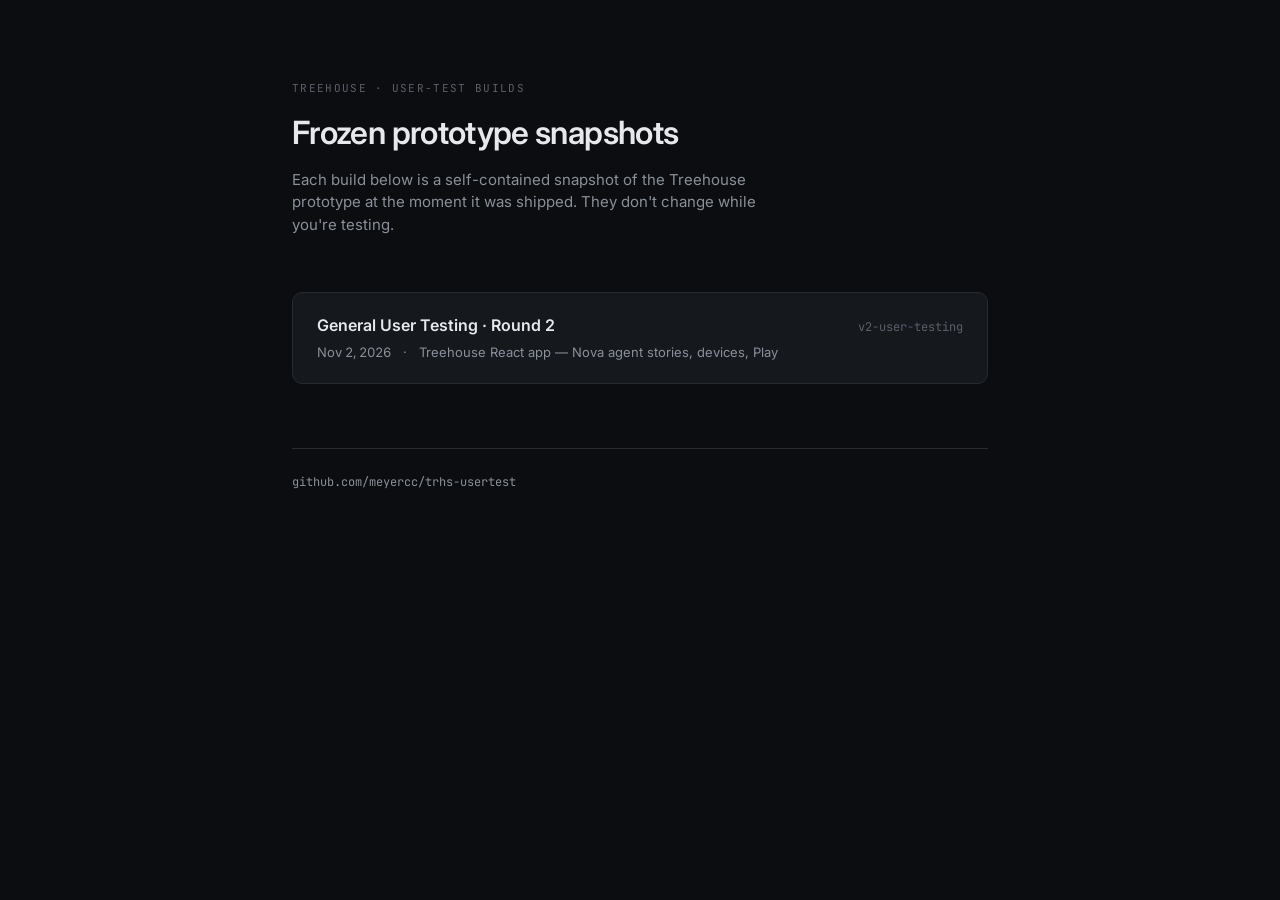
<file: index.html>
<!doctype html>
<html lang="en">
  <head>
    <meta charset="utf-8" />
    <meta name="viewport" content="width=device-width, initial-scale=1" />
    <title>Treehouse · User Test Builds</title>
    <link rel="preconnect" href="https://fonts.googleapis.com" />
    <link rel="preconnect" href="https://fonts.gstatic.com" crossorigin />
    <link
      href="https://fonts.googleapis.com/css2?family=Inter:wght@400;500;600;700&family=JetBrains+Mono:wght@400;500&display=swap"
      rel="stylesheet"
    />
    <style>
      :root {
        color-scheme: dark;
        --bg: #0b0d10;
        --surface: #15181d;
        --surface-hover: #1c2026;
        --border: #262a31;
        --text: #e6e8eb;
        --text-dim: #8a909a;
        --text-faint: #5a606a;
        --accent: #7dd3fc;
      }
      * { box-sizing: border-box; }
      html, body { margin: 0; padding: 0; }
      body {
        font-family: 'Inter', system-ui, sans-serif;
        background: var(--bg);
        color: var(--text);
        min-height: 100vh;
        -webkit-font-smoothing: antialiased;
        line-height: 1.5;
      }
      main {
        max-width: 760px;
        margin: 0 auto;
        padding: 80px 32px 120px;
      }
      header { margin-bottom: 56px; }
      .eyebrow {
        font-family: 'JetBrains Mono', monospace;
        font-size: 11px;
        letter-spacing: 0.12em;
        text-transform: uppercase;
        color: var(--text-faint);
        margin: 0 0 12px;
      }
      h1 {
        font-size: 32px;
        font-weight: 600;
        letter-spacing: -0.02em;
        margin: 0 0 12px;
      }
      .intro {
        color: var(--text-dim);
        font-size: 15px;
        max-width: 56ch;
        margin: 0;
      }
      .versions { display: flex; flex-direction: column; gap: 12px; }
      .version {
        display: block;
        background: var(--surface);
        border: 1px solid var(--border);
        border-radius: 10px;
        padding: 20px 24px;
        text-decoration: none;
        color: inherit;
        transition: background 120ms ease, border-color 120ms ease, transform 120ms ease;
      }
      .version:hover {
        background: var(--surface-hover);
        border-color: #353a44;
      }
      .version:active { transform: translateY(1px); }
      .version-head {
        display: flex;
        align-items: baseline;
        justify-content: space-between;
        gap: 16px;
        margin-bottom: 6px;
      }
      .version-label { font-size: 16px; font-weight: 600; }
      .version-slug {
        font-family: 'JetBrains Mono', monospace;
        font-size: 12px;
        color: var(--text-faint);
      }
      .version-theme {
        font-family: 'JetBrains Mono', monospace;
        font-size: 10px;
        letter-spacing: 0.08em;
        text-transform: uppercase;
        padding: 2px 8px;
        border-radius: 999px;
        background: rgba(125, 211, 252, 0.08);
        color: var(--accent);
        border: 1px solid rgba(125, 211, 252, 0.2);
      }
      .version-meta {
        display: flex;
        align-items: center;
        gap: 12px;
        font-size: 13px;
        color: var(--text-dim);
      }
      .version-meta time { font-variant-numeric: tabular-nums; }
      .version-note { color: var(--text-dim); }
      .empty {
        border: 1px dashed var(--border);
        border-radius: 10px;
        padding: 40px 24px;
        text-align: center;
        color: var(--text-dim);
        font-size: 14px;
      }
      .empty code {
        font-family: 'JetBrains Mono', monospace;
        font-size: 12px;
        background: var(--surface);
        padding: 2px 6px;
        border-radius: 4px;
        color: var(--text);
      }
      footer {
        margin-top: 64px;
        padding-top: 24px;
        border-top: 1px solid var(--border);
        color: var(--text-faint);
        font-size: 12px;
        font-family: 'JetBrains Mono', monospace;
      }
      footer a { color: var(--text-dim); text-decoration: none; }
      footer a:hover { color: var(--text); }
    </style>
  </head>
  <body>
    <main>
      <header>
        <p class="eyebrow">Treehouse · User-Test Builds</p>
        <h1>Frozen prototype snapshots</h1>
        <p class="intro">
          Each build below is a self-contained snapshot of the Treehouse prototype
          at the moment it was shipped. They don't change while you're testing.
        </p>
      </header>

      <section class="versions" id="versions"></section>

      <footer>
        <a href="https://github.com/meyercc/trhs-usertest">github.com/meyercc/trhs-usertest</a>
      </footer>
    </main>

    <script type="module">
      const fmt = new Intl.DateTimeFormat(undefined, {
        year: 'numeric', month: 'short', day: 'numeric',
      });

      const mount = document.getElementById('versions');

      try {
        const res = await fetch('./versions.json', { cache: 'no-cache' });
        const { versions = [] } = await res.json();

        if (!versions.length) {
          mount.innerHTML = `
            <div class="empty">
              No builds shipped yet. Run
              <code>npm run ship:usertest -- &lt;slug&gt;</code>
              from the <code>trhs/</code> repo.
            </div>`;
        } else {
          mount.innerHTML = versions
            .map((v) => {
              const date = v.shippedAt ? fmt.format(new Date(v.shippedAt)) : '';
              const note = v.note ? `<span class="version-note">${v.note}</span>` : '';
              const theme = v.theme && v.theme !== 'default'
                ? `<span class="version-theme">${v.theme}</span>`
                : '';
              return `
                <a class="version" href="./${v.entry}">
                  <div class="version-head">
                    <span class="version-label">${v.label || v.slug}</span>
                    <span class="version-slug">${v.slug}</span>
                  </div>
                  <div class="version-meta">
                    <time datetime="${v.shippedAt || ''}">${date}</time>
                    ${note ? '·' : ''} ${note}
                    ${theme}
                  </div>
                </a>`;
            })
            .join('');
        }
      } catch (err) {
        mount.innerHTML = `<div class="empty">Couldn't load versions.json — ${err.message}</div>`;
      }
    </script>
  </body>
</html>
</file>
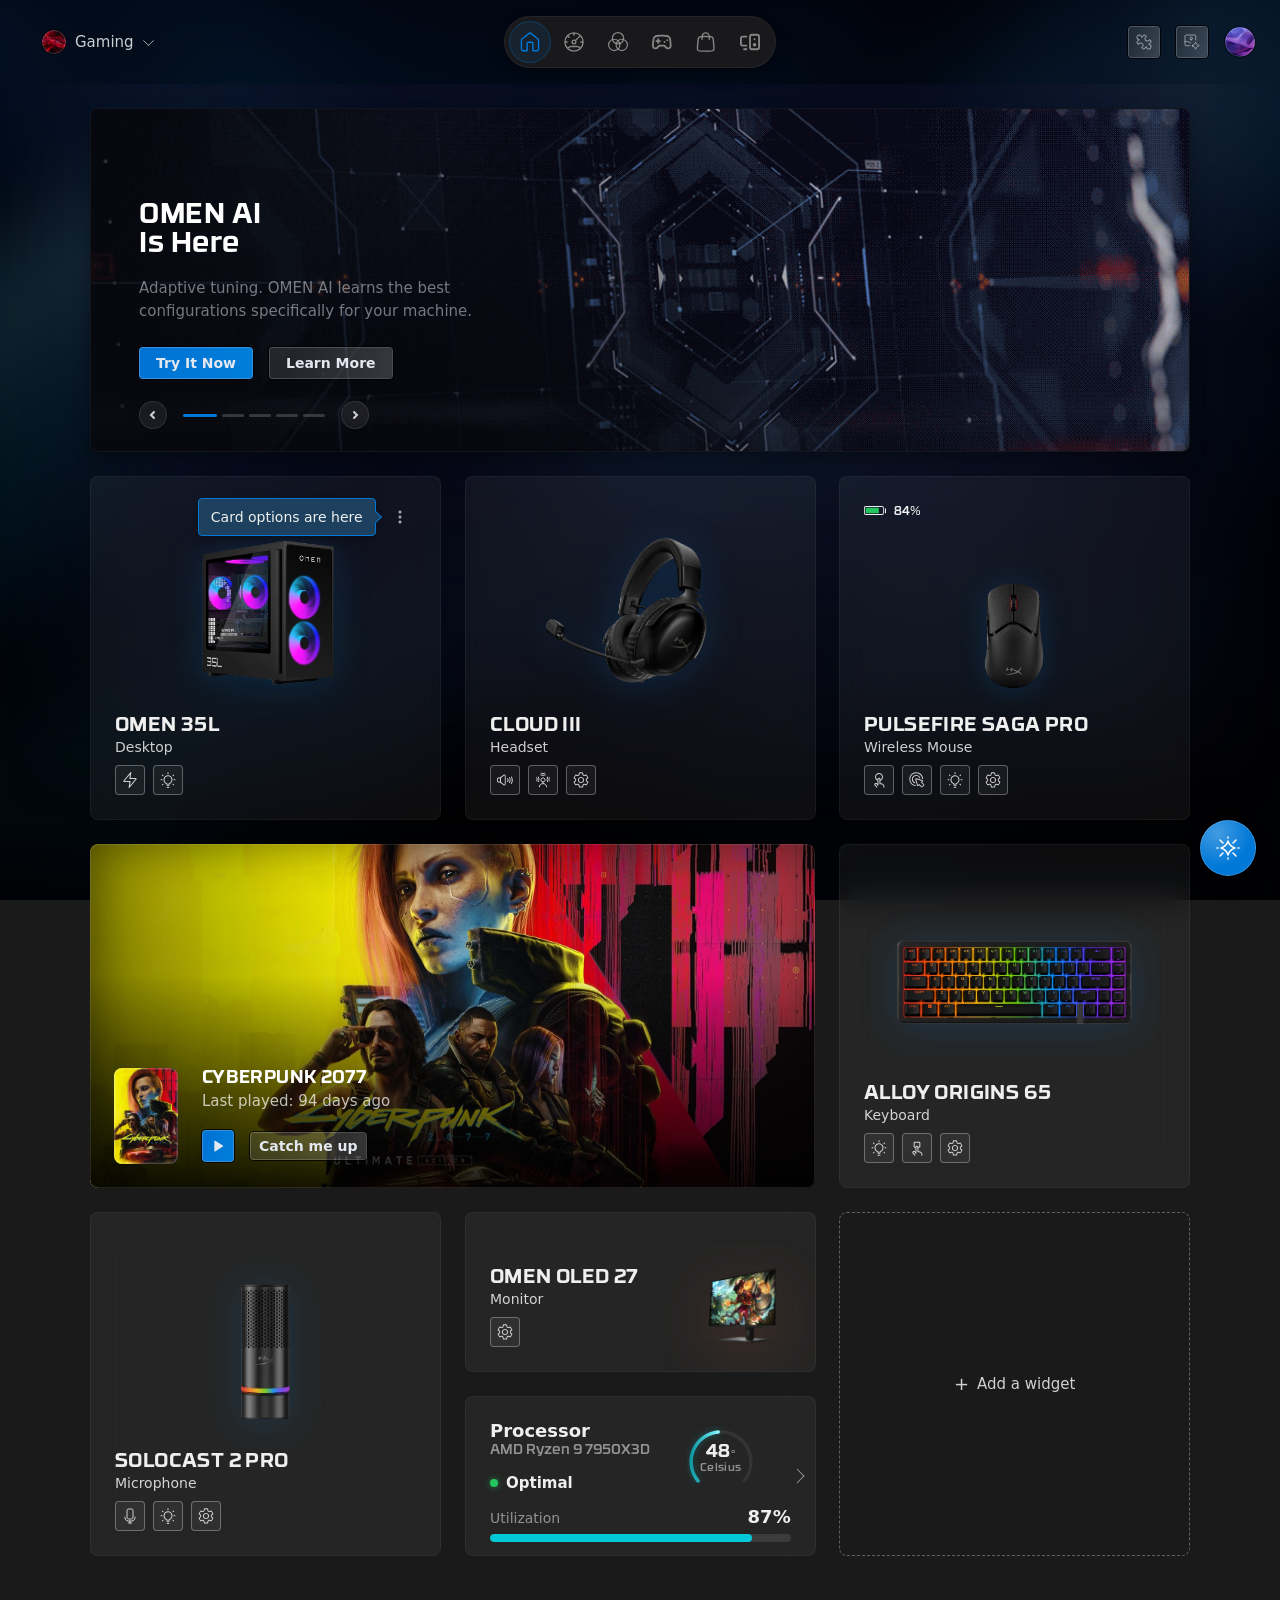
<file: v2-user-testing/index.html>
<!doctype html>
<html lang="en">
  <head>
    <meta charset="UTF-8" />
    <meta name="viewport" content="width=device-width, initial-scale=1" />
    <title>Treehouse — Web</title>
    <link rel="preconnect" href="https://fonts.googleapis.com" />
    <link rel="preconnect" href="https://fonts.gstatic.com" crossorigin />
    <link
      href="https://fonts.googleapis.com/css2?family=IBM+Plex+Sans+Condensed:wght@300;400;500;600;700&family=Inter:wght@400;500;600;700&display=swap"
      rel="stylesheet"
    />
    <script type="module" crossorigin src="./assets/index-CecUL0Ki.js"></script>
    <link rel="stylesheet" crossorigin href="./assets/index-BkqzAb6N.css">
  </head>
  <body>
    <div id="root"></div>
  </body>
</html>
</file>
